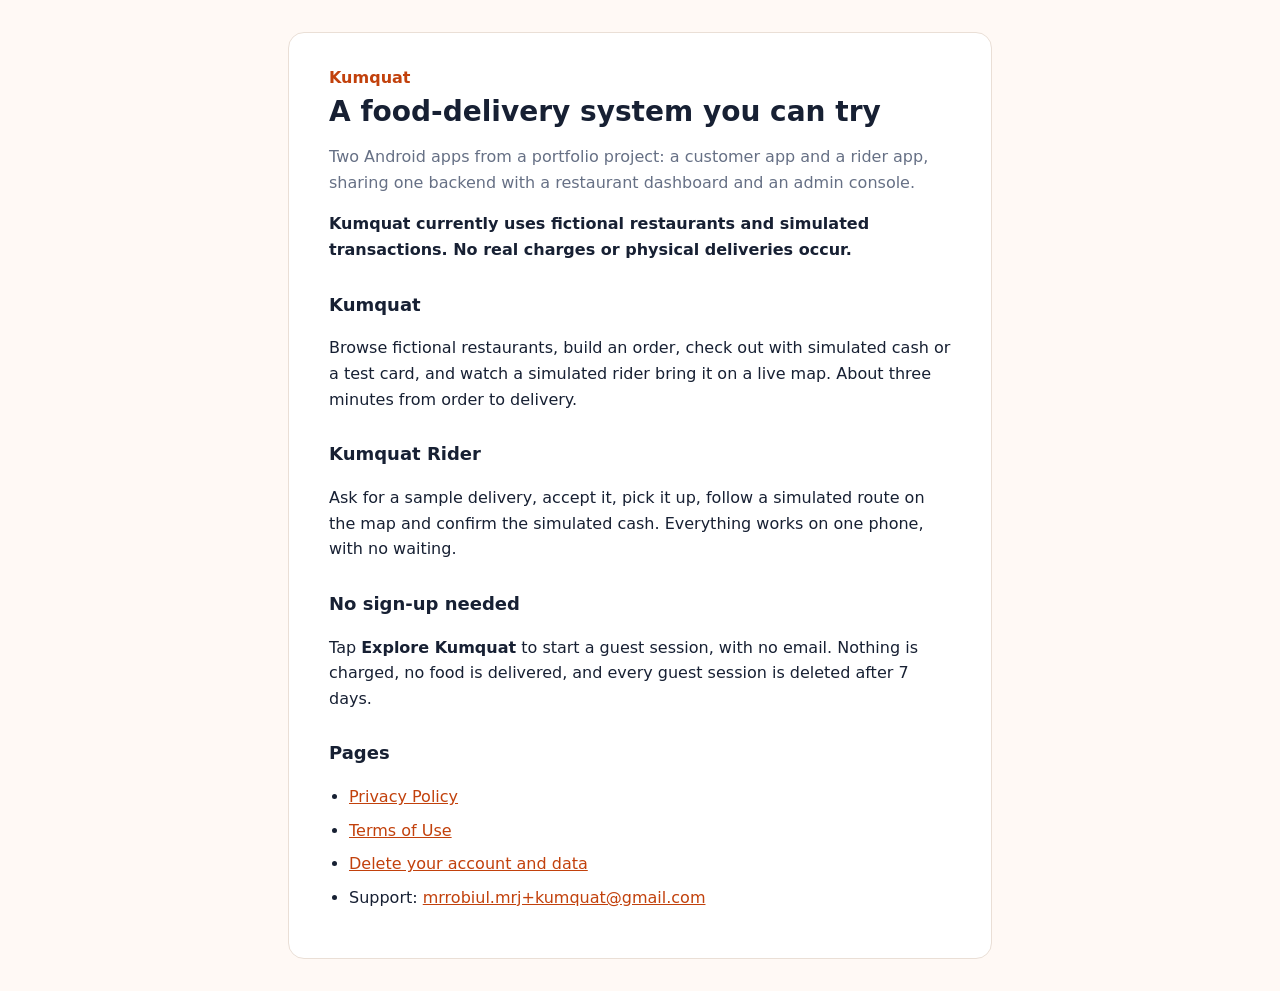
<file: index.html>
<!doctype html>
<html lang="en">
<head>
  <meta charset="utf-8">
  <meta name="viewport" content="width=device-width, initial-scale=1">
  <title>Kumquat</title>
  <meta name="description" content="Kumquat and Kumquat Rider: a food-delivery portfolio project with fictional restaurants and simulated orders, riders and payments.">
  <link rel="stylesheet" href="site.css">
</head>
<body>
  <main class="page">
    <p class="brand">Kumquat</p>
    <h1>A food-delivery system you can try</h1>
    <p class="lead">Two Android apps from a portfolio project: a customer app and a rider app, sharing one backend with a restaurant dashboard and an admin console.</p>
    <p><strong>Kumquat currently uses fictional restaurants and simulated transactions. No real charges or physical deliveries occur.</strong></p>

    <section>
      <h2>Kumquat</h2>
      <p>Browse fictional restaurants, build an order, check out with simulated cash or a test card, and watch a simulated rider bring it on a live map. About three minutes from order to delivery.</p>
    </section>

    <section>
      <h2>Kumquat Rider</h2>
      <p>Ask for a sample delivery, accept it, pick it up, follow a simulated route on the map and confirm the simulated cash. Everything works on one phone, with no waiting.</p>
    </section>

    <section>
      <h2>No sign-up needed</h2>
      <p>Tap <strong>Explore Kumquat</strong> to start a guest session, with no email. Nothing is charged, no food is delivered, and every guest session is deleted after 7 days.</p>
    </section>

    <section>
      <h2>Pages</h2>
      <ul>
        <li><a href="privacy.html">Privacy Policy</a></li>
        <li><a href="terms.html">Terms of Use</a></li>
        <li><a href="delete-account/">Delete your account and data</a></li>
        <li>Support: <a href="mailto:mrrobiul.mrj+kumquat@gmail.com">mrrobiul.mrj+kumquat@gmail.com</a></li>
      </ul>
    </section>
  </main>
</body>
</html>
</file>
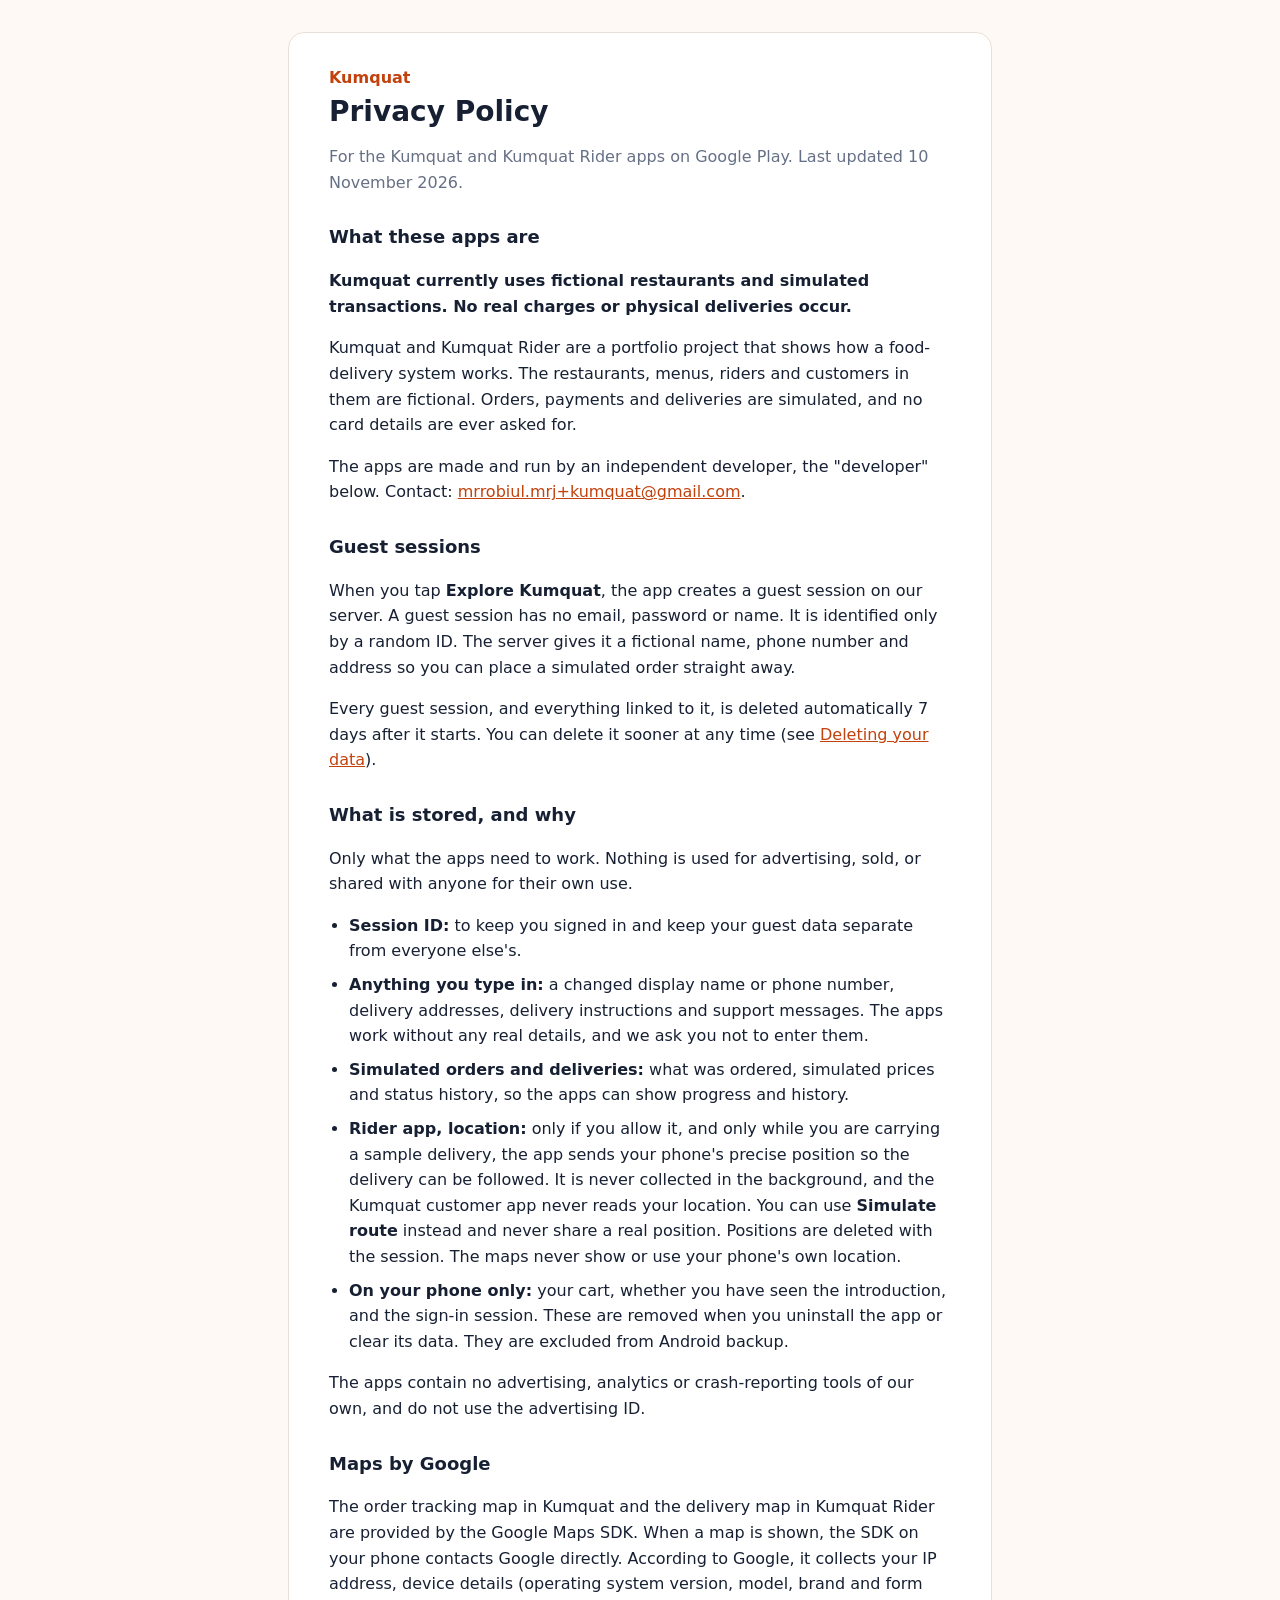
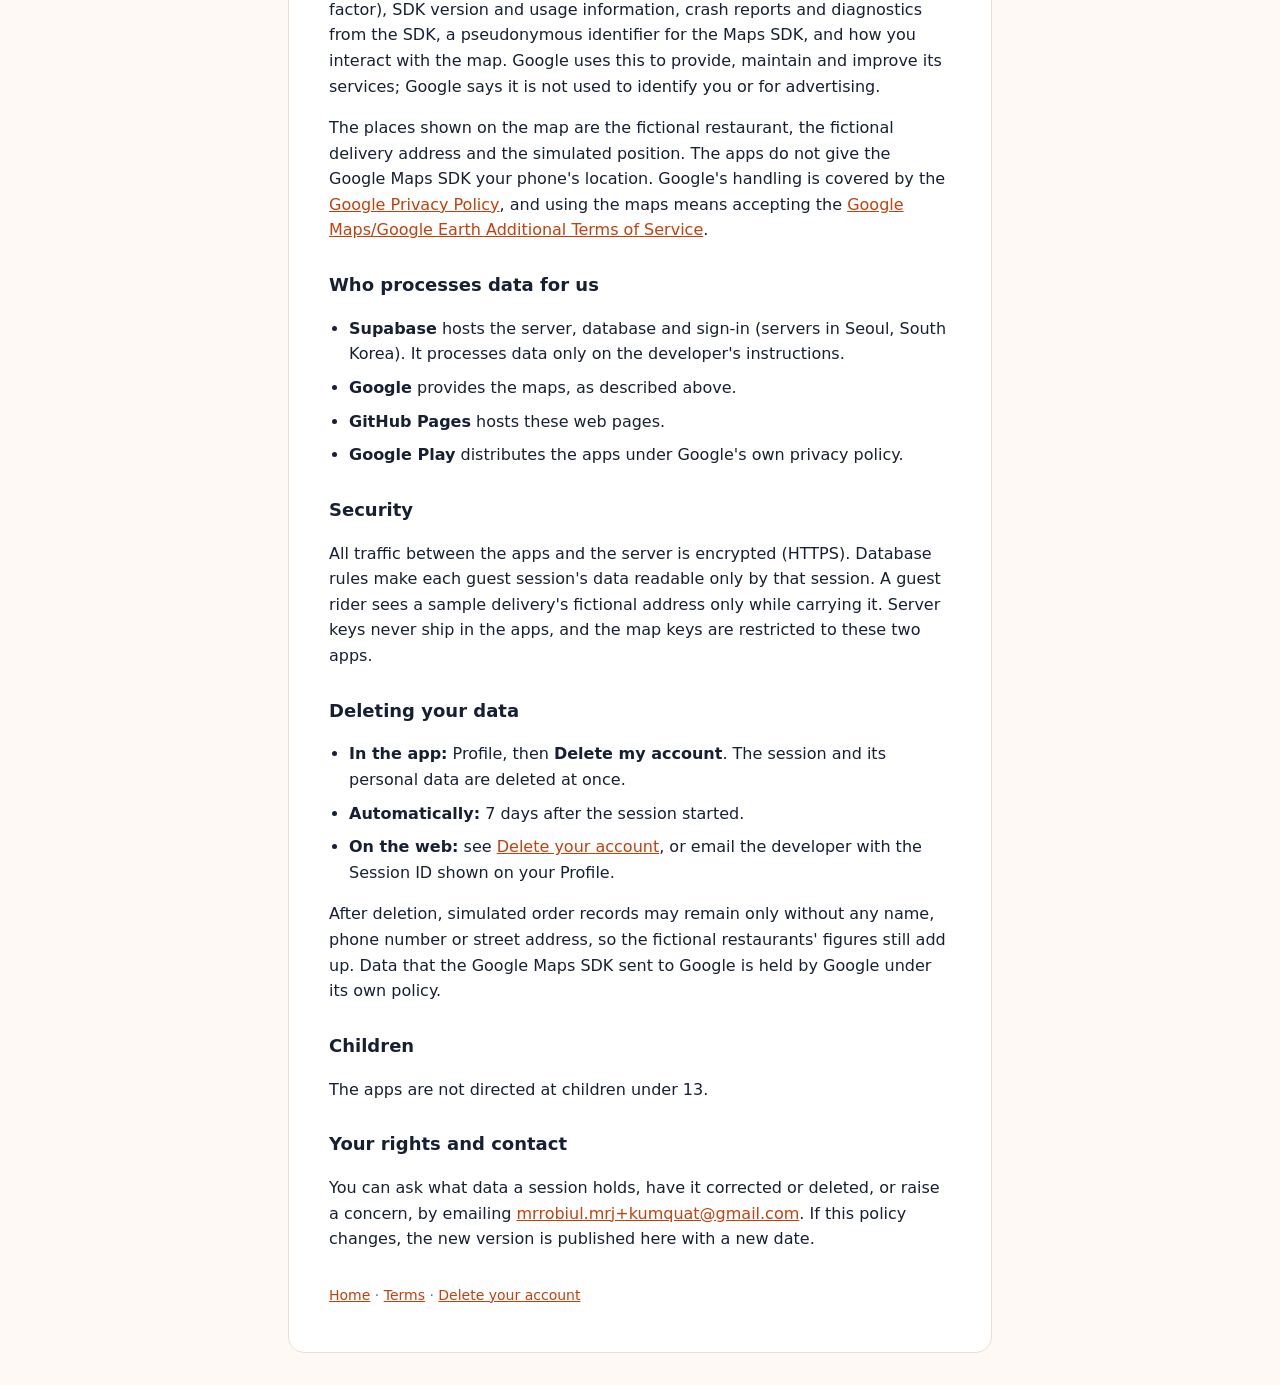
<file: privacy.html>
<!doctype html>
<html lang="en">
<head>
  <meta charset="utf-8">
  <meta name="viewport" content="width=device-width, initial-scale=1">
  <title>Privacy Policy · Kumquat</title>
  <link rel="stylesheet" href="site.css">
</head>
<body>
  <main class="page">
    <p class="brand"><a href="./">Kumquat</a></p>
    <h1>Privacy Policy</h1>
    <p class="lead">For the Kumquat and Kumquat Rider apps on Google Play. Last updated 10 November 2026.</p>

    <section>
      <h2>What these apps are</h2>
      <p><strong>Kumquat currently uses fictional restaurants and simulated transactions. No real charges or physical deliveries occur.</strong></p>
      <p>Kumquat and Kumquat Rider are a portfolio project that shows how a food-delivery system works. The restaurants, menus, riders and customers in them are fictional. Orders, payments and deliveries are simulated, and no card details are ever asked for.</p>
      <p>The apps are made and run by an independent developer, the "developer" below. Contact: <a data-support-link href="mailto:mrrobiul.mrj+kumquat@gmail.com">mrrobiul.mrj+kumquat@gmail.com</a>.</p>
    </section>

    <section>
      <h2>Guest sessions</h2>
      <p>When you tap <strong>Explore Kumquat</strong>, the app creates a guest session on our server. A guest session has no email, password or name. It is identified only by a random ID. The server gives it a fictional name, phone number and address so you can place a simulated order straight away.</p>
      <p>Every guest session, and everything linked to it, is deleted automatically 7 days after it starts. You can delete it sooner at any time (see <a href="#deletion">Deleting your data</a>).</p>
    </section>

    <section>
      <h2>What is stored, and why</h2>
      <p>Only what the apps need to work. Nothing is used for advertising, sold, or shared with anyone for their own use.</p>
      <ul>
        <li><strong>Session ID:</strong> to keep you signed in and keep your guest data separate from everyone else's.</li>
        <li><strong>Anything you type in:</strong> a changed display name or phone number, delivery addresses, delivery instructions and support messages. The apps work without any real details, and we ask you not to enter them.</li>
        <li><strong>Simulated orders and deliveries:</strong> what was ordered, simulated prices and status history, so the apps can show progress and history.</li>
        <li><strong>Rider app, location:</strong> only if you allow it, and only while you are carrying a sample delivery, the app sends your phone's precise position so the delivery can be followed. It is never collected in the background, and the Kumquat customer app never reads your location. You can use <strong>Simulate route</strong> instead and never share a real position. Positions are deleted with the session. The maps never show or use your phone's own location.</li>
        <li><strong>On your phone only:</strong> your cart, whether you have seen the introduction, and the sign-in session. These are removed when you uninstall the app or clear its data. They are excluded from Android backup.</li>
      </ul>
      <p>The apps contain no advertising, analytics or crash-reporting tools of our own, and do not use the advertising ID.</p>
    </section>

    <section>
      <h2>Maps by Google</h2>
      <p>The order tracking map in Kumquat and the delivery map in Kumquat Rider are provided by the Google Maps SDK. When a map is shown, the SDK on your phone contacts Google directly. According to Google, it collects your IP address, device details (operating system version, model, brand and form factor), SDK version and usage information, crash reports and diagnostics from the SDK, a pseudonymous identifier for the Maps SDK, and how you interact with the map. Google uses this to provide, maintain and improve its services; Google says it is not used to identify you or for advertising.</p>
      <p>The places shown on the map are the fictional restaurant, the fictional delivery address and the simulated position. The apps do not give the Google Maps SDK your phone's location. Google's handling is covered by the <a href="https://policies.google.com/privacy">Google Privacy Policy</a>, and using the maps means accepting the <a href="https://maps.google.com/help/terms_maps/">Google Maps/Google Earth Additional Terms of Service</a>.</p>
    </section>

    <section>
      <h2>Who processes data for us</h2>
      <ul>
        <li><strong>Supabase</strong> hosts the server, database and sign-in (servers in Seoul, South Korea). It processes data only on the developer's instructions.</li>
        <li><strong>Google</strong> provides the maps, as described above.</li>
        <li><strong>GitHub Pages</strong> hosts these web pages.</li>
        <li><strong>Google Play</strong> distributes the apps under Google's own privacy policy.</li>
      </ul>
    </section>

    <section>
      <h2>Security</h2>
      <p>All traffic between the apps and the server is encrypted (HTTPS). Database rules make each guest session's data readable only by that session. A guest rider sees a sample delivery's fictional address only while carrying it. Server keys never ship in the apps, and the map keys are restricted to these two apps.</p>
    </section>

    <section id="deletion">
      <h2>Deleting your data</h2>
      <ul>
        <li><strong>In the app:</strong> Profile, then <strong>Delete my account</strong>. The session and its personal data are deleted at once.</li>
        <li><strong>Automatically:</strong> 7 days after the session started.</li>
        <li><strong>On the web:</strong> see <a href="delete-account/">Delete your account</a>, or email the developer with the Session ID shown on your Profile.</li>
      </ul>
      <p>After deletion, simulated order records may remain only without any name, phone number or street address, so the fictional restaurants' figures still add up. Data that the Google Maps SDK sent to Google is held by Google under its own policy.</p>
    </section>

    <section>
      <h2>Children</h2>
      <p>The apps are not directed at children under 13.</p>
    </section>

    <section>
      <h2>Your rights and contact</h2>
      <p>You can ask what data a session holds, have it corrected or deleted, or raise a concern, by emailing <a data-support-link href="mailto:mrrobiul.mrj+kumquat@gmail.com">mrrobiul.mrj+kumquat@gmail.com</a>. If this policy changes, the new version is published here with a new date.</p>
    </section>

    <p class="small"><a href="./">Home</a> · <a href="terms.html">Terms</a> · <a href="delete-account/">Delete your account</a></p>
  </main>
</body>
</html>
</file>
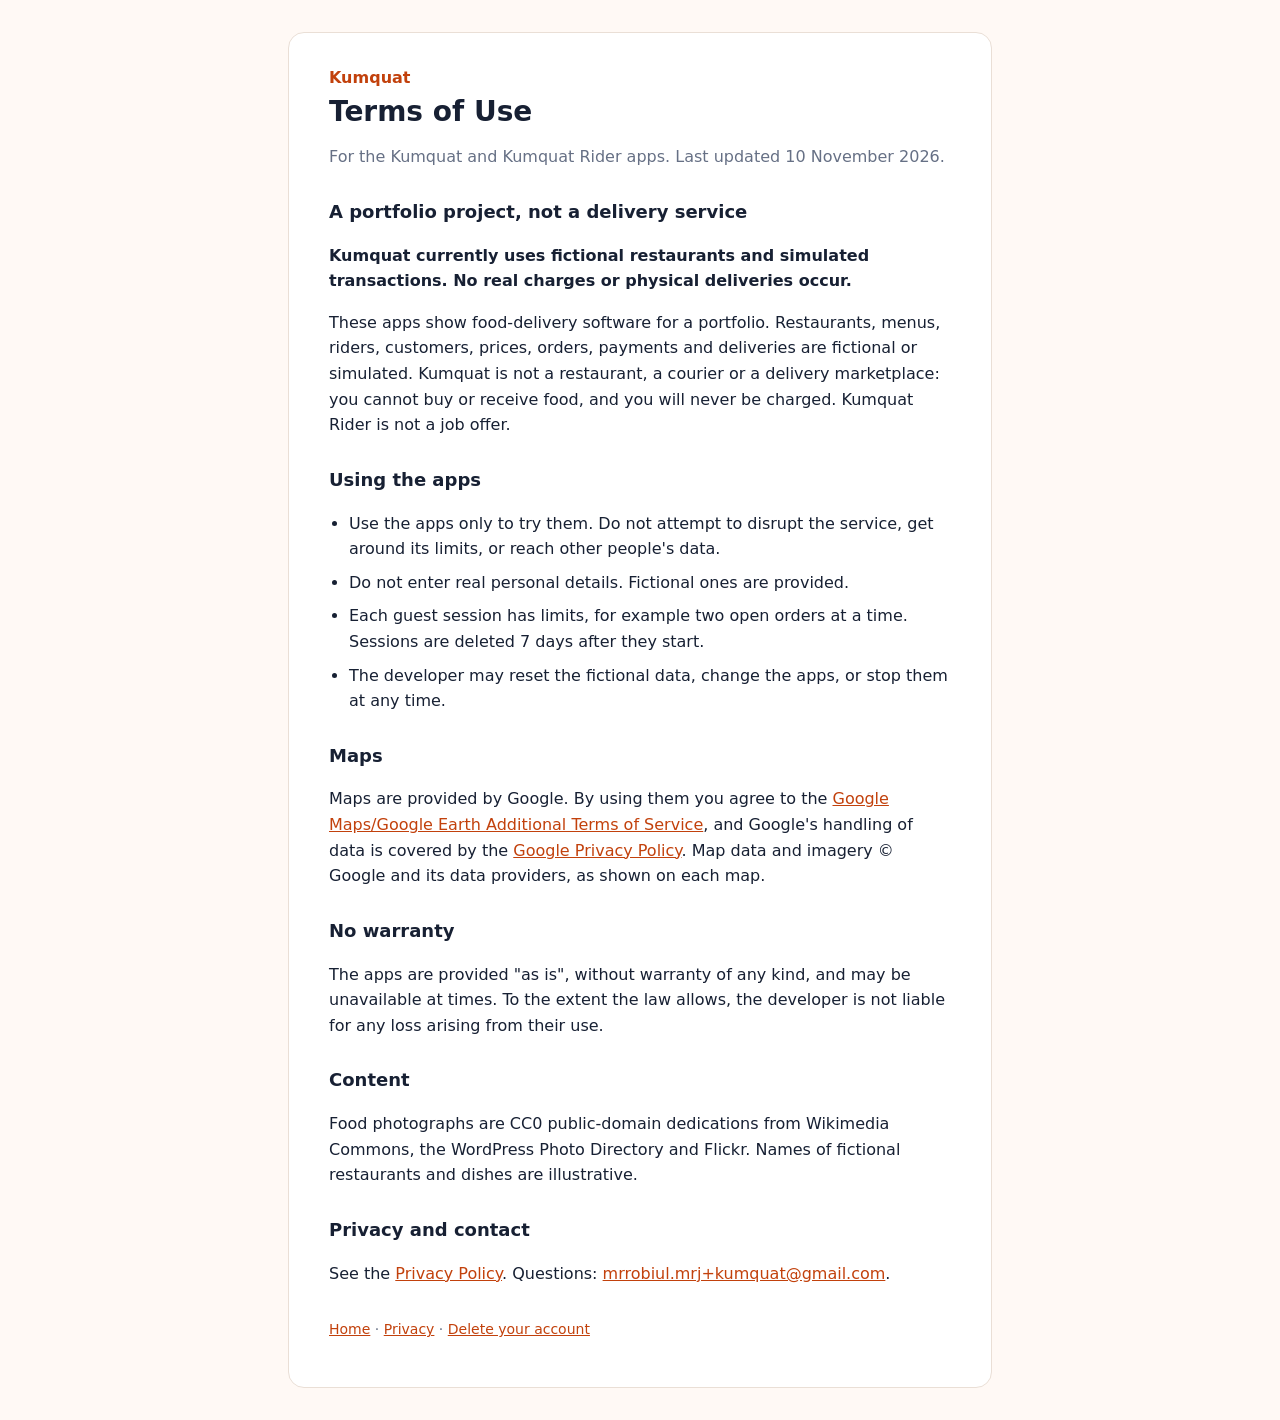
<file: terms.html>
<!doctype html>
<html lang="en">
<head>
  <meta charset="utf-8">
  <meta name="viewport" content="width=device-width, initial-scale=1">
  <title>Terms of Use · Kumquat</title>
  <link rel="stylesheet" href="site.css">
</head>
<body>
  <main class="page">
    <p class="brand"><a href="./">Kumquat</a></p>
    <h1>Terms of Use</h1>
    <p class="lead">For the Kumquat and Kumquat Rider apps. Last updated 10 November 2026.</p>

    <section>
      <h2>A portfolio project, not a delivery service</h2>
      <p><strong>Kumquat currently uses fictional restaurants and simulated transactions. No real charges or physical deliveries occur.</strong></p>
      <p>These apps show food-delivery software for a portfolio. Restaurants, menus, riders, customers, prices, orders, payments and deliveries are fictional or simulated. Kumquat is not a restaurant, a courier or a delivery marketplace: you cannot buy or receive food, and you will never be charged. Kumquat Rider is not a job offer.</p>
    </section>

    <section>
      <h2>Using the apps</h2>
      <ul>
        <li>Use the apps only to try them. Do not attempt to disrupt the service, get around its limits, or reach other people's data.</li>
        <li>Do not enter real personal details. Fictional ones are provided.</li>
        <li>Each guest session has limits, for example two open orders at a time. Sessions are deleted 7 days after they start.</li>
        <li>The developer may reset the fictional data, change the apps, or stop them at any time.</li>
      </ul>
    </section>

    <section>
      <h2>Maps</h2>
      <p>Maps are provided by Google. By using them you agree to the <a href="https://maps.google.com/help/terms_maps/">Google Maps/Google Earth Additional Terms of Service</a>, and Google's handling of data is covered by the <a href="https://policies.google.com/privacy">Google Privacy Policy</a>. Map data and imagery © Google and its data providers, as shown on each map.</p>
    </section>

    <section>
      <h2>No warranty</h2>
      <p>The apps are provided "as is", without warranty of any kind, and may be unavailable at times. To the extent the law allows, the developer is not liable for any loss arising from their use.</p>
    </section>

    <section>
      <h2>Content</h2>
      <p>Food photographs are CC0 public-domain dedications from Wikimedia Commons, the WordPress Photo Directory and Flickr. Names of fictional restaurants and dishes are illustrative.</p>
    </section>

    <section>
      <h2>Privacy and contact</h2>
      <p>See the <a href="privacy.html">Privacy Policy</a>. Questions: <a href="mailto:mrrobiul.mrj+kumquat@gmail.com">mrrobiul.mrj+kumquat@gmail.com</a>.</p>
    </section>

    <p class="small"><a href="./">Home</a> · <a href="privacy.html">Privacy</a> · <a href="delete-account/">Delete your account</a></p>
  </main>
</body>
</html>
</file>
<file: site.css>
/* Colours from packages/design_tokens/tokens.json. Brand orange is for large fills
   only; text and links use the accessible variant. */
:root {
  --cream: #fff9f5;
  --surface: #ffffff;
  --text: #172033;
  --muted: #667085;
  --border: #eadfd6;
  --accent: #c2410c;
}
* { box-sizing: border-box; }
body {
  margin: 0;
  background: var(--cream);
  color: var(--text);
  font: 16px/1.6 system-ui, -apple-system, "Segoe UI", Roboto, sans-serif;
}
.page {
  max-width: 44rem;
  margin: 1rem;
  padding: 1.5rem 1rem;
  background: var(--surface);
  border: 1px solid var(--border);
  border-radius: 16px;
}
@media (min-width: 46rem) { .page { margin: 2rem auto; padding: 2rem 2.5rem; } }
.brand { margin: 0; font-weight: 800; color: var(--accent); }
.brand a { color: inherit; text-decoration: none; }
h1 { margin: 0.25rem 0 0.5rem; font-size: 1.75rem; line-height: 1.2; }
h2 { font-size: 1.125rem; margin: 1.75rem 0 0.5rem; }
.lead, .small { color: var(--muted); }
.small { font-size: 0.875rem; margin-top: 2rem; }
ul { padding-left: 1.25rem; }
li { margin-bottom: 0.5rem; }
a { color: var(--accent); }
a:focus-visible { outline: 3px solid var(--accent); outline-offset: 2px; border-radius: 2px; }
</file>
